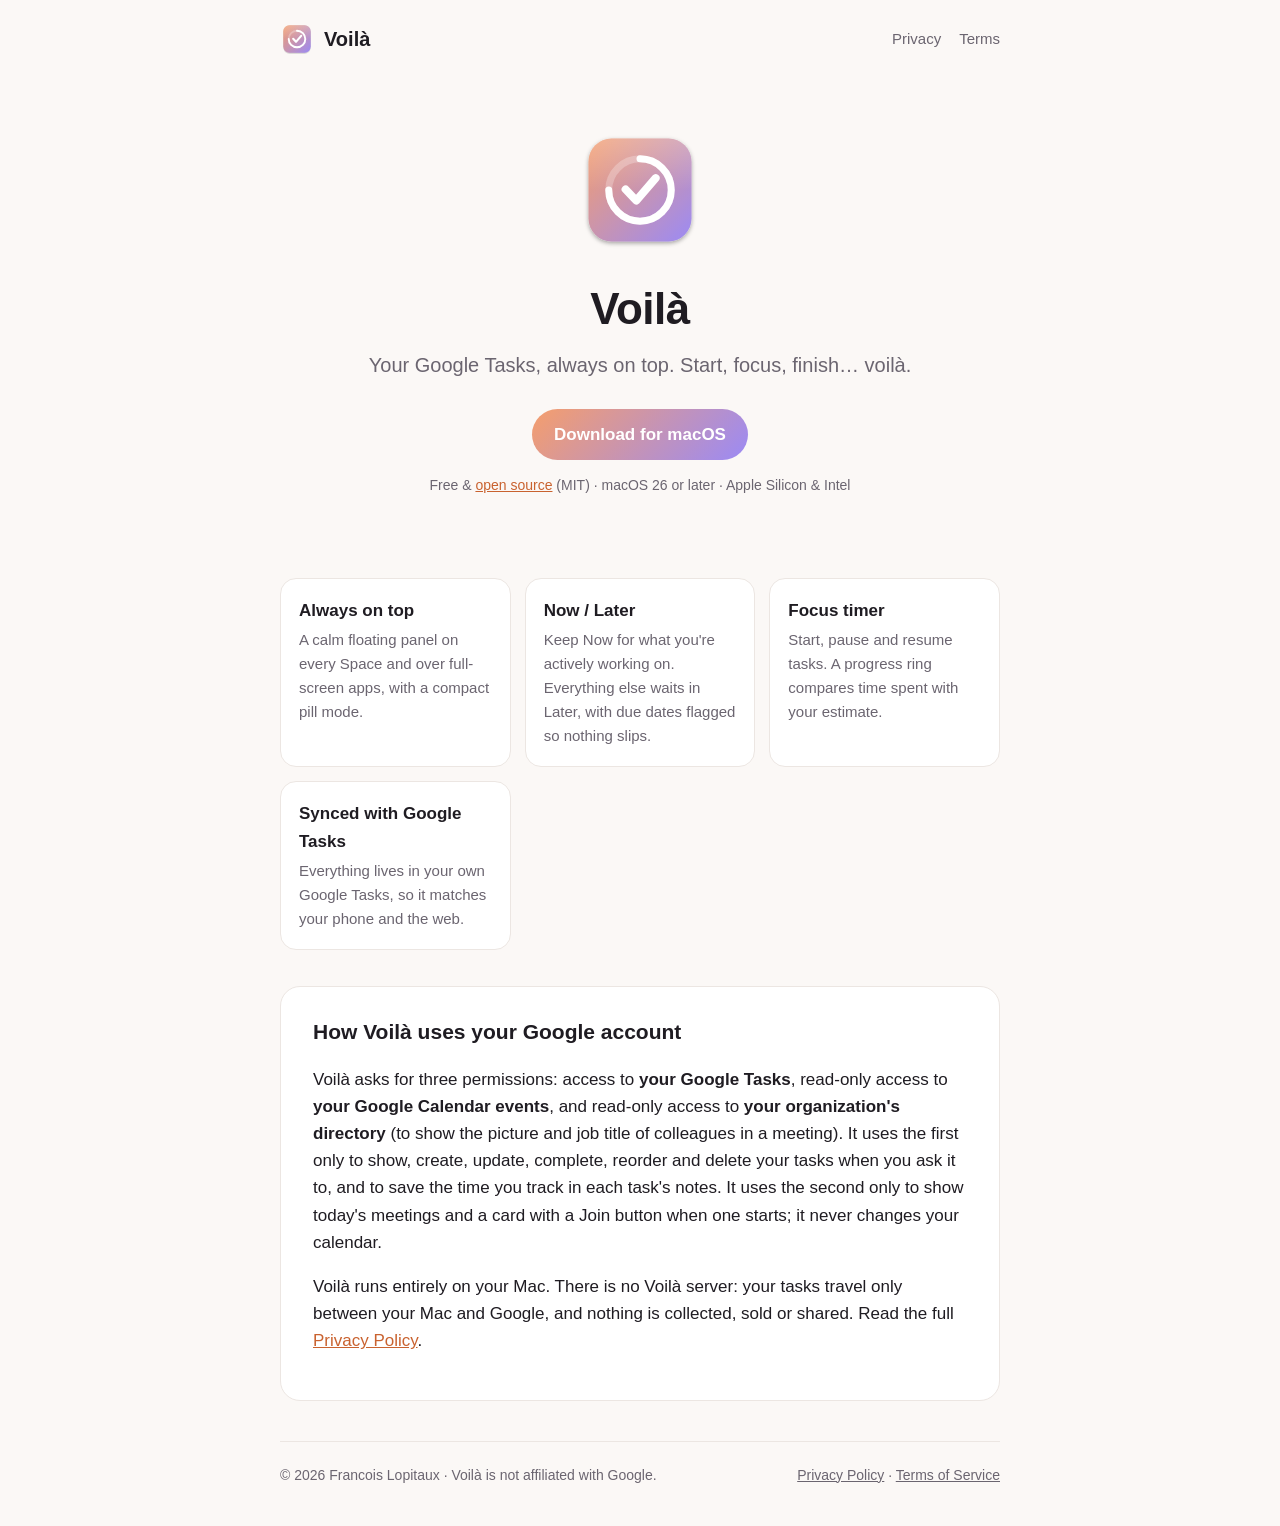
<file: docs/index.html>
<!doctype html>
<html lang="en">
<head>
  <meta charset="utf-8">
  <meta name="viewport" content="width=device-width, initial-scale=1">
  <title>Voilà – Your Google Tasks, always on top</title>
  <meta name="description" content="Voilà is a native macOS app that keeps your Google Tasks in an always-on-top panel with a focus timer, estimates and a Now / Later view.">
  <link rel="icon" href="favicon.png">
  <link rel="stylesheet" href="style.css">
</head>
<body>
  <div class="wrap">
    <header class="site">
      <a class="brand" href="./"><img src="logo.svg" alt="">Voilà</a>
      <nav>
        <a href="privacy.html">Privacy</a>
        <a href="terms.html">Terms</a>
      </nav>
    </header>

    <section class="hero">
      <img src="logo.svg" alt="Voilà app icon">
      <h1>Voilà</h1>
      <p class="tagline">Your Google Tasks, always on top. Start, focus, finish… voilà.</p>
      <a class="button" href="https://github.com/flopitaux/Voila-app/releases/latest">Download for macOS</a>
      <p class="small">Free &amp; <a href="https://github.com/flopitaux/Voila-app">open source</a> (MIT) · macOS 26 or later · Apple Silicon &amp; Intel</p>
    </section>

    <section class="features">
      <div class="feature">
        <h3>Always on top</h3>
        <p>A calm floating panel on every Space and over full-screen apps, with a compact pill mode.</p>
      </div>
      <div class="feature">
        <h3>Now / Later</h3>
        <p>Keep Now for what you're actively working on. Everything else waits in Later, with due dates flagged so nothing slips.</p>
      </div>
      <div class="feature">
        <h3>Focus timer</h3>
        <p>Start, pause and resume tasks. A progress ring compares time spent with your estimate.</p>
      </div>
      <div class="feature">
        <h3>Synced with Google Tasks</h3>
        <p>Everything lives in your own Google Tasks, so it matches your phone and the web.</p>
      </div>
    </section>

    <section class="doc">
      <h2 style="margin-top:0">How Voilà uses your Google account</h2>
      <p>Voilà asks for three permissions: access to <strong>your Google Tasks</strong>, read-only access to <strong>your Google Calendar events</strong>, and read-only access to <strong>your organization's directory</strong> (to show the picture and job title of colleagues in a meeting). It uses the first only to show, create, update, complete, reorder and delete your tasks when you ask it to, and to save the time you track in each task's notes. It uses the second only to show today's meetings and a card with a Join button when one starts; it never changes your calendar.</p>
      <p>Voilà runs entirely on your Mac. There is no Voilà server: your tasks travel only between your Mac and Google, and nothing is collected, sold or shared. Read the full <a href="privacy.html">Privacy Policy</a>.</p>
    </section>

    <footer class="site">
      <span>© 2026 Francois Lopitaux · Voilà is not affiliated with Google.</span>
      <span><a href="privacy.html">Privacy Policy</a> · <a href="terms.html">Terms of Service</a></span>
    </footer>
  </div>
</body>
</html>
</file>
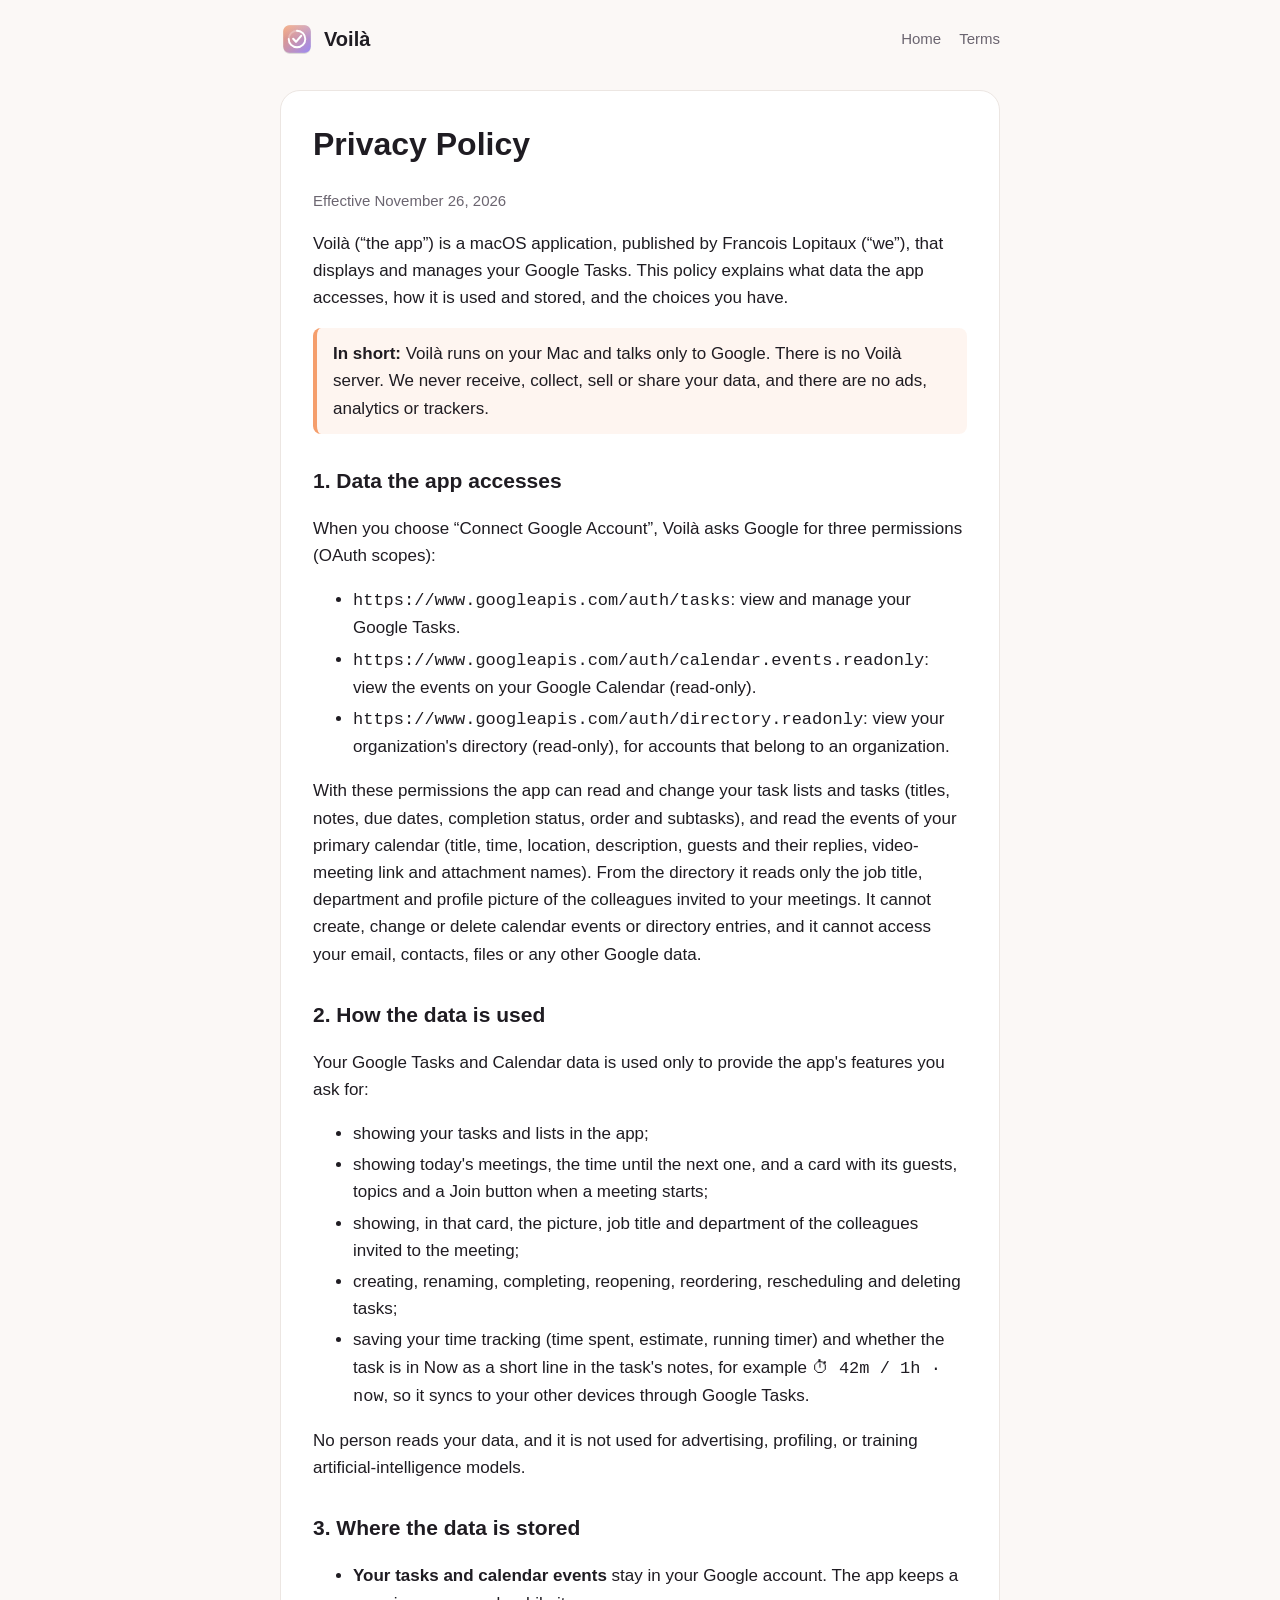
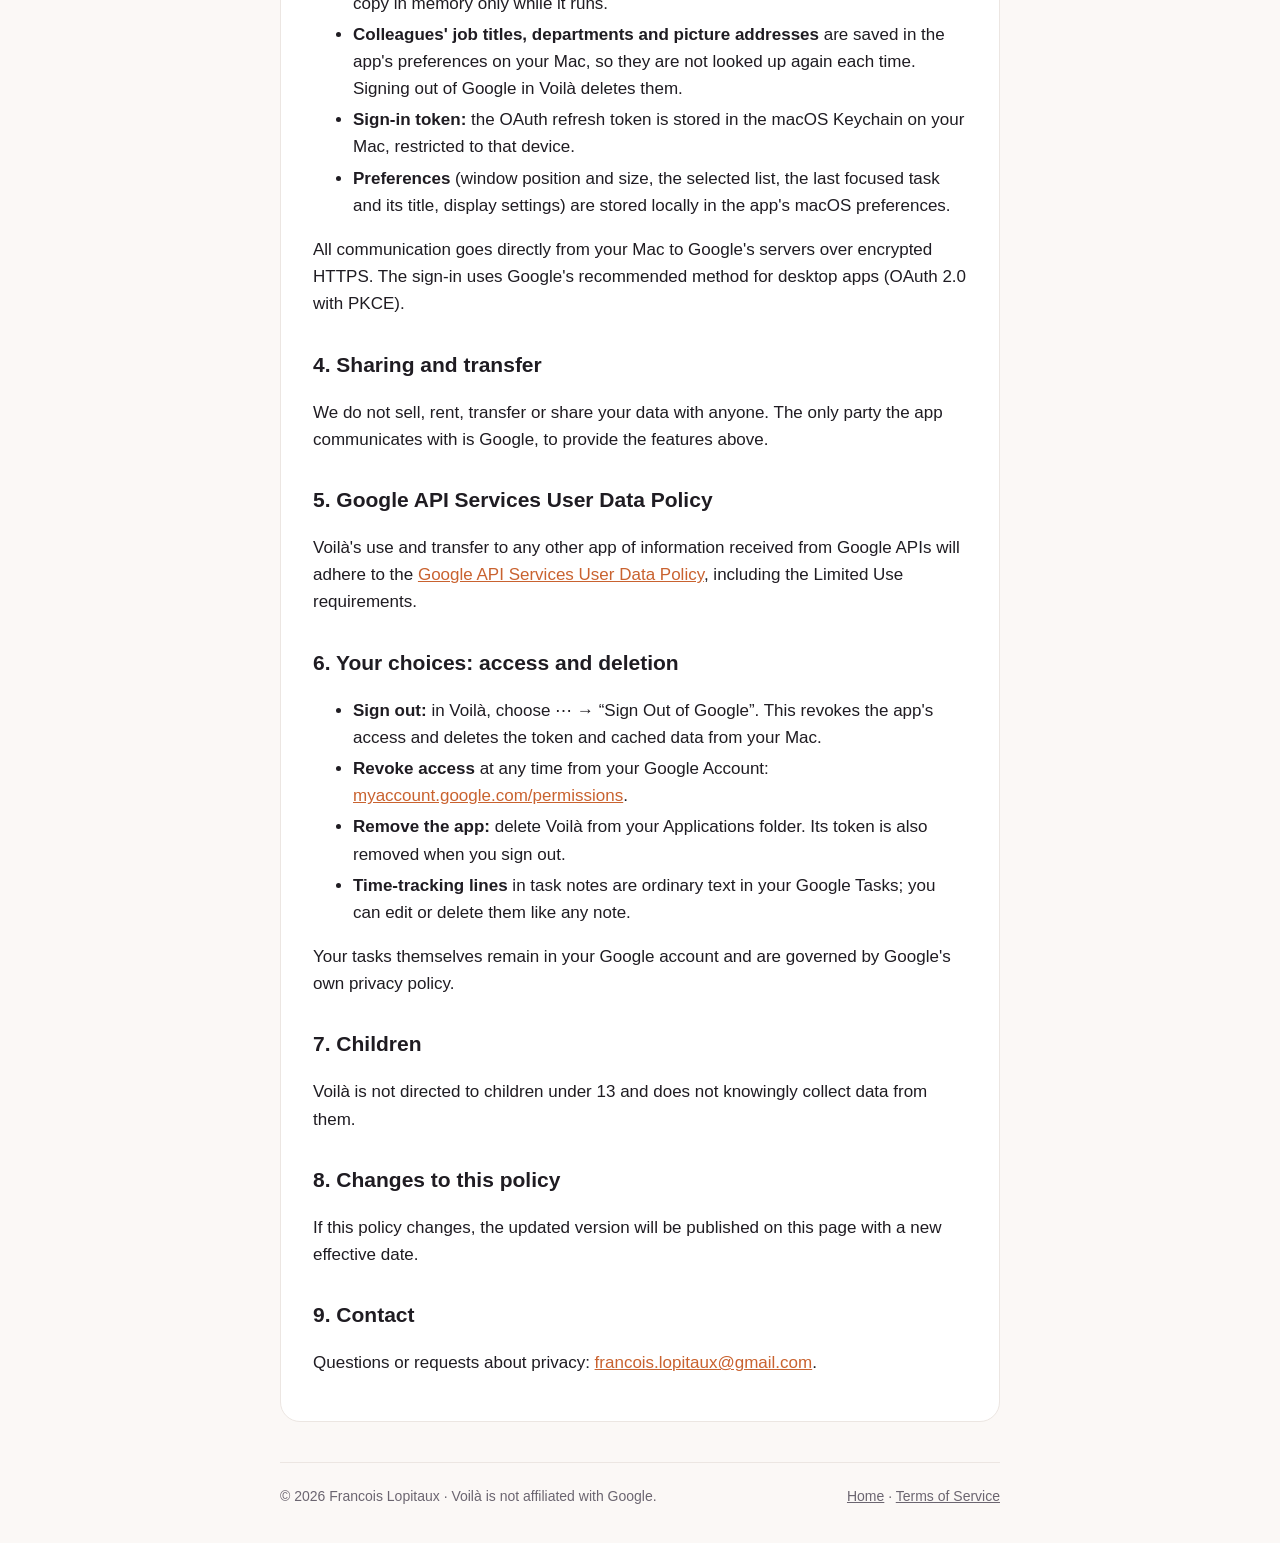
<file: docs/privacy.html>
<!doctype html>
<html lang="en">
<head>
  <meta charset="utf-8">
  <meta name="viewport" content="width=device-width, initial-scale=1">
  <title>Privacy Policy – Voilà</title>
  <link rel="icon" href="favicon.png">
  <link rel="stylesheet" href="style.css">
</head>
<body>
  <div class="wrap">
    <header class="site">
      <a class="brand" href="./"><img src="logo.svg" alt="">Voilà</a>
      <nav>
        <a href="./">Home</a>
        <a href="terms.html">Terms</a>
      </nav>
    </header>

    <article class="doc">
      <h1>Privacy Policy</h1>
      <p class="updated">Effective November 26, 2026</p>

      <p>Voilà (“the app”) is a macOS application, published by Francois Lopitaux (“we”), that displays and manages your Google Tasks. This policy explains what data the app accesses, how it is used and stored, and the choices you have.</p>

      <div class="callout">
        <strong>In short:</strong> Voilà runs on your Mac and talks only to Google. There is no Voilà server. We never receive, collect, sell or share your data, and there are no ads, analytics or trackers.
      </div>

      <h2>1. Data the app accesses</h2>
      <p>When you choose “Connect Google Account”, Voilà asks Google for three permissions (OAuth scopes):</p>
      <ul>
        <li><code>https://www.googleapis.com/auth/tasks</code>: view and manage your Google Tasks.</li>
        <li><code>https://www.googleapis.com/auth/calendar.events.readonly</code>: view the events on your Google Calendar (read-only).</li>
        <li><code>https://www.googleapis.com/auth/directory.readonly</code>: view your organization's directory (read-only), for accounts that belong to an organization.</li>
      </ul>
      <p>With these permissions the app can read and change your task lists and tasks (titles, notes, due dates, completion status, order and subtasks), and read the events of your primary calendar (title, time, location, description, guests and their replies, video-meeting link and attachment names). From the directory it reads only the job title, department and profile picture of the colleagues invited to your meetings. It cannot create, change or delete calendar events or directory entries, and it cannot access your email, contacts, files or any other Google data.</p>

      <h2>2. How the data is used</h2>
      <p>Your Google Tasks and Calendar data is used only to provide the app's features you ask for:</p>
      <ul>
        <li>showing your tasks and lists in the app;</li>
        <li>showing today's meetings, the time until the next one, and a card with its guests, topics and a Join button when a meeting starts;</li>
        <li>showing, in that card, the picture, job title and department of the colleagues invited to the meeting;</li>
        <li>creating, renaming, completing, reopening, reordering, rescheduling and deleting tasks;</li>
        <li>saving your time tracking (time spent, estimate, running timer) and whether the task is in Now as a short line in the task's notes, for example <code>⏱ 42m / 1h · now</code>, so it syncs to your other devices through Google Tasks.</li>
      </ul>
      <p>No person reads your data, and it is not used for advertising, profiling, or training artificial-intelligence models.</p>

      <h2>3. Where the data is stored</h2>
      <ul>
        <li><strong>Your tasks and calendar events</strong> stay in your Google account. The app keeps a copy in memory only while it runs.</li>
        <li><strong>Colleagues' job titles, departments and picture addresses</strong> are saved in the app's preferences on your Mac, so they are not looked up again each time. Signing out of Google in Voilà deletes them.</li>
        <li><strong>Sign-in token:</strong> the OAuth refresh token is stored in the macOS Keychain on your Mac, restricted to that device.</li>
        <li><strong>Preferences</strong> (window position and size, the selected list, the last focused task and its title, display settings) are stored locally in the app's macOS preferences.</li>
      </ul>
      <p>All communication goes directly from your Mac to Google's servers over encrypted HTTPS. The sign-in uses Google's recommended method for desktop apps (OAuth 2.0 with PKCE).</p>

      <h2>4. Sharing and transfer</h2>
      <p>We do not sell, rent, transfer or share your data with anyone. The only party the app communicates with is Google, to provide the features above.</p>

      <h2>5. Google API Services User Data Policy</h2>
      <p>Voilà's use and transfer to any other app of information received from Google APIs will adhere to the <a href="https://developers.google.com/terms/api-services-user-data-policy">Google API Services User Data Policy</a>, including the Limited Use requirements.</p>

      <h2>6. Your choices: access and deletion</h2>
      <ul>
        <li><strong>Sign out:</strong> in Voilà, choose ⋯ → “Sign Out of Google”. This revokes the app's access and deletes the token and cached data from your Mac.</li>
        <li><strong>Revoke access</strong> at any time from your Google Account: <a href="https://myaccount.google.com/permissions">myaccount.google.com/permissions</a>.</li>
        <li><strong>Remove the app:</strong> delete Voilà from your Applications folder. Its token is also removed when you sign out.</li>
        <li><strong>Time-tracking lines</strong> in task notes are ordinary text in your Google Tasks; you can edit or delete them like any note.</li>
      </ul>
      <p>Your tasks themselves remain in your Google account and are governed by Google's own privacy policy.</p>

      <h2>7. Children</h2>
      <p>Voilà is not directed to children under 13 and does not knowingly collect data from them.</p>

      <h2>8. Changes to this policy</h2>
      <p>If this policy changes, the updated version will be published on this page with a new effective date.</p>

      <h2>9. Contact</h2>
      <p>Questions or requests about privacy: <a href="mailto:francois.lopitaux@gmail.com">francois.lopitaux@gmail.com</a>.</p>
    </article>

    <footer class="site">
      <span>© 2026 Francois Lopitaux · Voilà is not affiliated with Google.</span>
      <span><a href="./">Home</a> · <a href="terms.html">Terms of Service</a></span>
    </footer>
  </div>
</body>
</html>
</file>
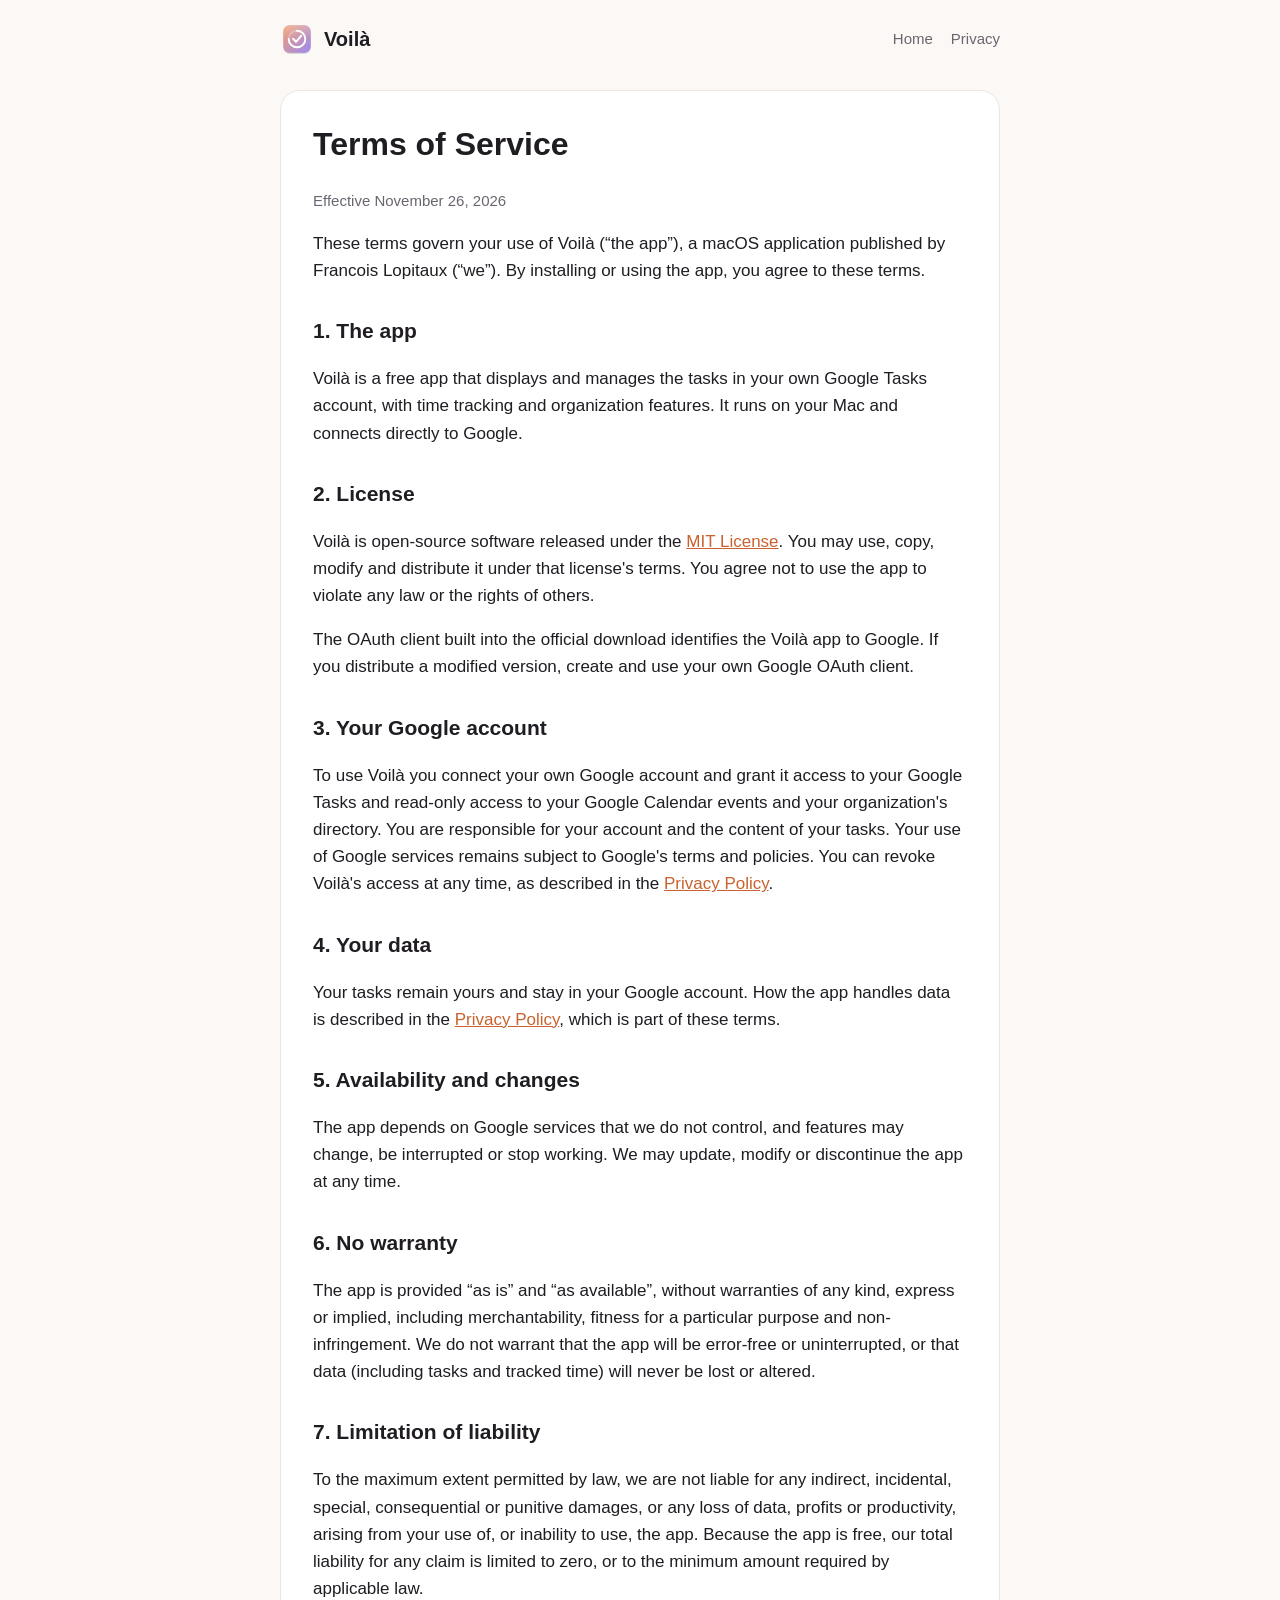
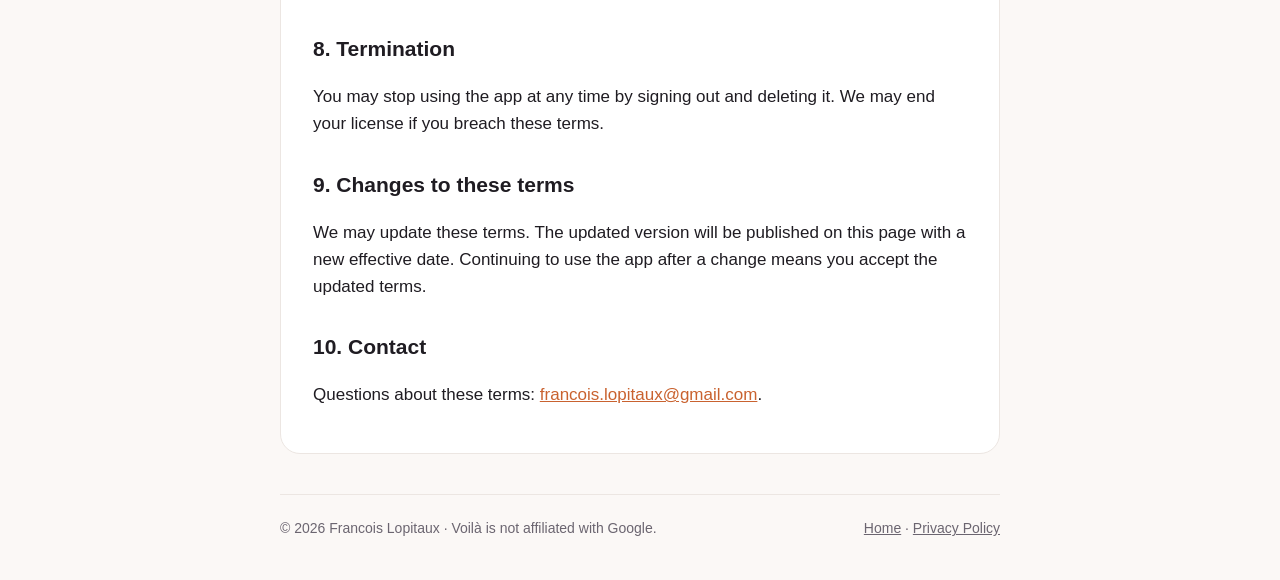
<file: docs/terms.html>
<!doctype html>
<html lang="en">
<head>
  <meta charset="utf-8">
  <meta name="viewport" content="width=device-width, initial-scale=1">
  <title>Terms of Service – Voilà</title>
  <link rel="icon" href="favicon.png">
  <link rel="stylesheet" href="style.css">
</head>
<body>
  <div class="wrap">
    <header class="site">
      <a class="brand" href="./"><img src="logo.svg" alt="">Voilà</a>
      <nav>
        <a href="./">Home</a>
        <a href="privacy.html">Privacy</a>
      </nav>
    </header>

    <article class="doc">
      <h1>Terms of Service</h1>
      <p class="updated">Effective November 26, 2026</p>

      <p>These terms govern your use of Voilà (“the app”), a macOS application published by Francois Lopitaux (“we”). By installing or using the app, you agree to these terms.</p>

      <h2>1. The app</h2>
      <p>Voilà is a free app that displays and manages the tasks in your own Google Tasks account, with time tracking and organization features. It runs on your Mac and connects directly to Google.</p>

      <h2>2. License</h2>
      <p>Voilà is open-source software released under the <a href="https://github.com/flopitaux/Voila-app/blob/main/LICENSE">MIT License</a>. You may use, copy, modify and distribute it under that license's terms. You agree not to use the app to violate any law or the rights of others.</p>
      <p>The OAuth client built into the official download identifies the Voilà app to Google. If you distribute a modified version, create and use your own Google OAuth client.</p>

      <h2>3. Your Google account</h2>
      <p>To use Voilà you connect your own Google account and grant it access to your Google Tasks and read-only access to your Google Calendar events and your organization's directory. You are responsible for your account and the content of your tasks. Your use of Google services remains subject to Google's terms and policies. You can revoke Voilà's access at any time, as described in the <a href="privacy.html">Privacy Policy</a>.</p>

      <h2>4. Your data</h2>
      <p>Your tasks remain yours and stay in your Google account. How the app handles data is described in the <a href="privacy.html">Privacy Policy</a>, which is part of these terms.</p>

      <h2>5. Availability and changes</h2>
      <p>The app depends on Google services that we do not control, and features may change, be interrupted or stop working. We may update, modify or discontinue the app at any time.</p>

      <h2>6. No warranty</h2>
      <p>The app is provided “as is” and “as available”, without warranties of any kind, express or implied, including merchantability, fitness for a particular purpose and non-infringement. We do not warrant that the app will be error-free or uninterrupted, or that data (including tasks and tracked time) will never be lost or altered.</p>

      <h2>7. Limitation of liability</h2>
      <p>To the maximum extent permitted by law, we are not liable for any indirect, incidental, special, consequential or punitive damages, or any loss of data, profits or productivity, arising from your use of, or inability to use, the app. Because the app is free, our total liability for any claim is limited to zero, or to the minimum amount required by applicable law.</p>

      <h2>8. Termination</h2>
      <p>You may stop using the app at any time by signing out and deleting it. We may end your license if you breach these terms.</p>

      <h2>9. Changes to these terms</h2>
      <p>We may update these terms. The updated version will be published on this page with a new effective date. Continuing to use the app after a change means you accept the updated terms.</p>

      <h2>10. Contact</h2>
      <p>Questions about these terms: <a href="mailto:francois.lopitaux@gmail.com">francois.lopitaux@gmail.com</a>.</p>
    </article>

    <footer class="site">
      <span>© 2026 Francois Lopitaux · Voilà is not affiliated with Google.</span>
      <span><a href="./">Home</a> · <a href="privacy.html">Privacy Policy</a></span>
    </footer>
  </div>
</body>
</html>
</file>
<file: docs/style.css>
:root {
  --bg: #FBF8F6;
  --card: #FFFFFF;
  --text: #1F1C22;
  --muted: #6B6570;
  --line: #ECE6E2;
  --tint: #F59E6C;
  --tint2: #9B8AF5;
  --link: #C9622F;
  --accent: linear-gradient(135deg, #F59E6C, #9B8AF5);
}

@media (prefers-color-scheme: dark) {
  :root {
    --bg: #1B1A1F;
    --card: #27252C;
    --text: #F3F1F5;
    --muted: #A39DA8;
    --line: #34313A;
    --link: #F59E6C;
  }
}

* { box-sizing: border-box; }

body {
  margin: 0;
  background: var(--bg);
  color: var(--text);
  font-family: "Avenir Next", -apple-system, BlinkMacSystemFont, "Segoe UI", Roboto, Helvetica, Arial, sans-serif;
  font-size: 17px;
  line-height: 1.6;
}

a { color: var(--link); }

.wrap { max-width: 760px; margin: 0 auto; padding: 0 20px; }

header.site {
  display: flex;
  align-items: center;
  justify-content: space-between;
  gap: 16px;
  padding: 22px 0;
}

header.site .brand {
  display: flex;
  align-items: center;
  gap: 10px;
  font-weight: 700;
  font-size: 20px;
  color: var(--text);
  text-decoration: none;
}

header.site .brand img { width: 34px; height: 34px; }

header.site nav { display: flex; gap: 18px; flex-wrap: wrap; }
header.site nav a { color: var(--muted); text-decoration: none; font-weight: 500; font-size: 15px; }
header.site nav a:hover { color: var(--text); }

.hero { text-align: center; padding: 48px 0 32px; }
.hero img { width: 128px; height: 128px; }
.hero h1 { font-size: 44px; margin: 12px 0 4px; letter-spacing: -0.5px; }
.hero p.tagline { font-size: 20px; color: var(--muted); margin: 0 0 28px; }

.button {
  display: inline-block;
  background: var(--accent);
  color: #fff;
  text-decoration: none;
  font-weight: 600;
  padding: 12px 22px;
  border-radius: 999px;
}

.small { font-size: 14px; color: var(--muted); }

.features {
  display: grid;
  grid-template-columns: repeat(auto-fit, minmax(220px, 1fr));
  gap: 14px;
  margin: 36px 0;
}

.feature {
  background: var(--card);
  border: 1px solid var(--line);
  border-radius: 16px;
  padding: 18px;
}

.feature h3 { margin: 0 0 4px; font-size: 17px; }
.feature p { margin: 0; color: var(--muted); font-size: 15px; }

.doc {
  background: var(--card);
  border: 1px solid var(--line);
  border-radius: 20px;
  padding: 28px 32px;
  margin: 12px 0 40px;
}

.doc h1 { margin-top: 0; font-size: 32px; }
.doc h2 { font-size: 21px; margin-top: 30px; }
.doc .updated { color: var(--muted); font-size: 15px; margin-top: -8px; }
.doc li { margin: 4px 0; }

.callout {
  border-left: 4px solid var(--tint);
  background: color-mix(in srgb, var(--tint) 10%, transparent);
  padding: 12px 16px;
  border-radius: 8px;
}

footer.site {
  border-top: 1px solid var(--line);
  padding: 22px 0 40px;
  color: var(--muted);
  font-size: 14px;
  display: flex;
  justify-content: space-between;
  gap: 12px;
  flex-wrap: wrap;
}

footer.site a { color: var(--muted); }

@media (max-width: 560px) {
  .hero h1 { font-size: 34px; }
  .doc { padding: 22px 18px; }
}
</file>
